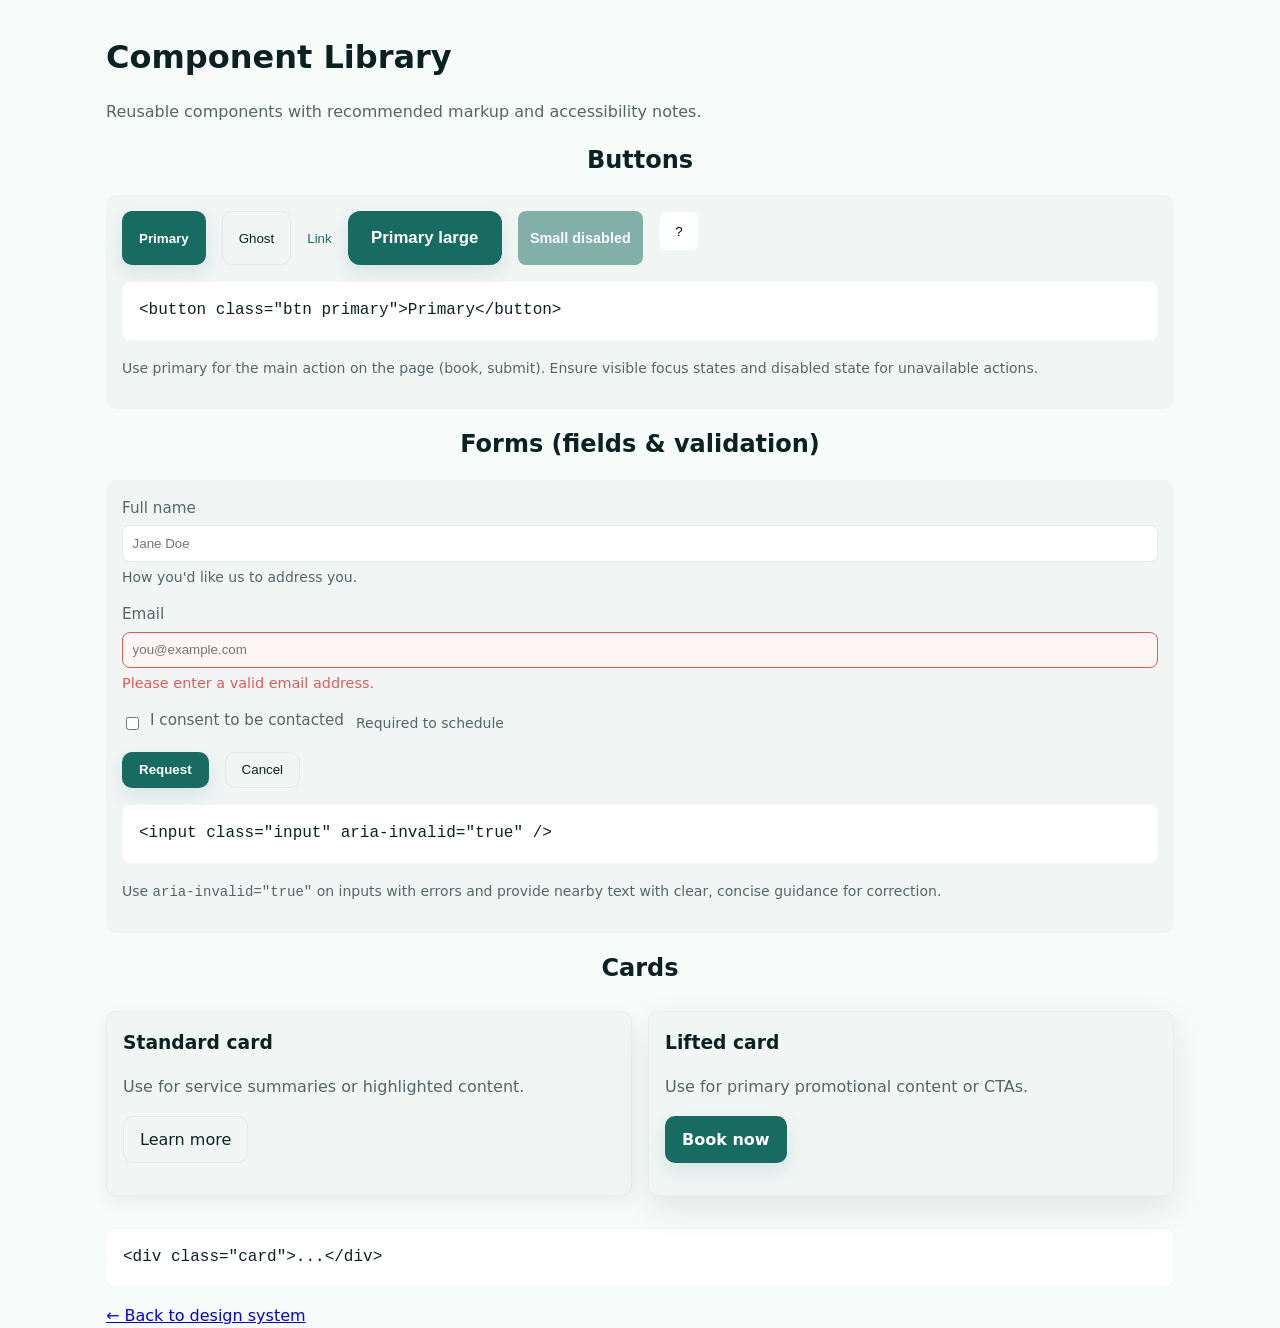
<file: components.html>
<!DOCTYPE html>
<html lang="en">
  <head>
    <meta charset="utf-8" />
    <meta name="viewport" content="width=device-width,initial-scale=1" />
    <title>Components — Careful Balance Counseling</title>
    <link rel="stylesheet" href="styles.css" />
    <style>
      main {
        max-width: 1100px;
        margin: 2rem auto;
        padding: 0 1rem;
      }
      .example {
        margin: 1rem 0;
        padding: 1rem;
        background: var(--stone);
        border-radius: 10px;
      }
      pre {
        background: #fff;
        border-radius: 8px;
        padding: 1rem;
        overflow: auto;
        border: 1px solid rgba(16, 32, 33, 0.03);
      }
      h1,
      h2 {
        margin: 0 0 0.5rem;
      }
      .grid {
        display: grid;
        grid-template-columns: repeat(1, 1fr);
        gap: 1rem;
      }
      @media (min-width: 760px) {
        .grid {
          grid-template-columns: repeat(2, 1fr);
        }
      }
    </style>
  </head>
  <body>
    <main>
      <h1>Component Library</h1>
      <p class="muted">
        Reusable components with recommended markup and accessibility notes.
      </p>

      <section aria-labelledby="buttons">
        <h2 id="buttons">Buttons</h2>
        <div class="example">
          <div class="row">
            <button class="btn primary">Primary</button>
            <button class="btn ghost">Ghost</button>
            <button class="btn link">Link</button>
            <button class="btn primary btn--lg">Primary large</button>
            <button class="btn primary btn--sm" disabled>Small disabled</button>
            <button class="icon-btn" aria-label="Help"><span>?</span></button>
          </div>
          <pre>&lt;button class="btn primary"&gt;Primary&lt;/button&gt;</pre>
          <p class="muted small">
            Use primary for the main action on the page (book, submit). Ensure
            visible focus states and disabled state for unavailable actions.
          </p>
        </div>
      </section>

      <section aria-labelledby="forms">
        <h2 id="forms">Forms (fields & validation)</h2>
        <div class="example">
          <form>
            <div class="field">
              <label for="sample-name">Full name</label>
              <input
                id="sample-name"
                class="input"
                type="text"
                placeholder="Jane Doe"
              />
              <div class="form-help">How you'd like us to address you.</div>
            </div>

            <div class="field">
              <label for="sample-email">Email</label>
              <input
                id="sample-email"
                class="input"
                type="email"
                aria-invalid="true"
                value=""
                placeholder="you@example.com"
              />
              <div class="form-error">Please enter a valid email address.</div>
            </div>

            <div class="field field--inline">
              <div class="checkbox">
                <input id="consent-demo" type="checkbox" />
                <label for="consent-demo">I consent to be contacted</label>
              </div>
              <div class="muted small">Required to schedule</div>
            </div>

            <div class="form-actions">
              <button class="btn primary" type="submit">Request</button>
              <button class="btn ghost" type="button">Cancel</button>
            </div>
          </form>
          <pre>&lt;input class="input" aria-invalid="true" /&gt;</pre>
          <p class="muted small">
            Use <code>aria-invalid="true"</code> on inputs with errors and
            provide nearby text with clear, concise guidance for correction.
          </p>
        </div>
      </section>

      <section aria-labelledby="cards">
        <h2 id="cards">Cards</h2>
        <div class="grid">
          <div class="example card">
            <h3>Standard card</h3>
            <p class="muted">
              Use for service summaries or highlighted content.
            </p>
            <p><a class="btn ghost" href="#">Learn more</a></p>
          </div>

          <div class="example card card--lift">
            <h3>Lifted card</h3>
            <p class="muted">Use for primary promotional content or CTAs.</p>
            <p><a class="btn primary" href="#">Book now</a></p>
          </div>
        </div>
        <pre>&lt;div class="card"&gt;...&lt;/div&gt;</pre>
      </section>

      <a href="design-system.html" class="back">← Back to design system</a>
    </main>
  </body>
</html>
</file>
<file: styles.css>
/* Final visual system — refined colors, typography, spacing, and accessible states */
:root {
  /* Colors */
  --bg: #f7fbfa; /* soft very light */
  --card: #ffffff;
  --text: #0c2222; /* primary text */
  --muted: #546568; /* secondary text */
  --accent: #176b60; /* primary teal (sufficient contrast for white text) */
  --accent-600: #14594f;
  --accent-soft: #bee8e0; /* soft mint */
  --stone: #f1f6f5; /* subtle surfaces */

  /* Layout */
  --max-width: 1100px;
  --container-pad: 2rem;
  --radius: 12px;
  --shadow-sm: 0 6px 18px rgba(16, 32, 33, 0.06);

  /* Typography */
  --font-sans: "Inter", system-ui, -apple-system, "Segoe UI", Roboto,
    "Helvetica Neue", Arial;
  --base-size: 16px;
  --h1-size: 1.75rem; /* 28px */
  --h2-size: 1.25rem; /* 20px */
  --lead-size: 1rem;

  /* Accessibility */
  --focus-ring: 0 0 0 4px rgba(23, 107, 96, 0.12);
}
* {
  box-sizing: border-box;
}
html,
body {
  height: 100%;
}
body {
  font-family: var(--font-sans);
  margin: 0;
  background: var(--bg);
  color: var(--text);
  line-height: 1.6;
  font-size: var(--base-size);
  -webkit-font-smoothing: antialiased;
  -moz-osx-font-smoothing: grayscale;
}
.container {
  width: 90%;
  max-width: var(--max-width);
  margin: 0 auto;
  padding: var(--container-pad) 0;
}
h2 {
  text-align: center;
}
/* Accessibility helpers */
.sr-only {
  position: absolute;
  width: 1px;
  height: 1px;
  padding: 0;
  margin: -1px;
  overflow: hidden;
  clip: rect(0, 0, 0, 0);
  white-space: nowrap;
  border: 0;
}
.skip-link {
  position: absolute;
  left: -999px;
  top: auto;
  background: #fff;
  color: var(--accent);
  padding: 0.5rem 1rem;
  border-radius: 6px;
  z-index: 999;
}
.skip-link:focus {
  left: 1rem;
  top: 1rem;
}
/* Header */
.site-header {
  background: transparent;
  position: relative; /* not sticky — header will scroll away with content */
  z-index: 50;
}

/* When the header overlays the hero image make it transparent and use accent-based tones */
.site-header.over-hero {
  position: absolute;
  left: 0;
  right: 0;
  top: 0;
  background: transparent;
  z-index: 60;
}
.site-header.over-hero .primary-nav a {
  color: var(--accent-soft);
}
.site-header.over-hero .primary-nav a.cta {
  /* make the CTA prominent over imagery */
  background: var(--accent);
  color: #fff;
  border-color: rgba(0, 0, 0, 0.06);
  box-shadow: 0 8px 20px rgba(23, 107, 96, 0.12);
}
.site-header.over-hero .site-title {
  color: var(--accent-soft);
}
.site-header.over-hero .nav-toggle {
  color: var(--accent-soft);
}

/* Scrolled / in-document header state */
.site-header.scrolled {
  background: rgba(247, 251, 250, 0.96);
  backdrop-filter: blur(6px);
  box-shadow: 0 4px 14px rgba(16, 32, 33, 0.06);
  transition: background 0.12s ease;
}

.header-inner {
  display: flex;
  align-items: center;
  justify-content: space-between;
  padding: 0.25rem 0;
}
.brand {
  display: flex;
  align-items: center;
  gap: 0.75rem;
}
.home-link {
  display: inline-block;
  border-radius: 8px;
}
.home-link:focus {
  outline: none;
  box-shadow: var(--focus-ring);
}
.brand .logo-img {
  display: block;
  max-height: 48px;
  width: auto;
  border-radius: 8px;
}
.site-title {
  margin-left: 0.5rem;
  font-weight: 600;
  color: var(--text);
  text-decoration: none;
  font-size: 1rem;
}
.site-title:focus {
  outline: none;
  box-shadow: var(--focus-ring);
}
.nav-toggle {
  background: transparent;
  border: 0;
  font-size: 1.4rem;
  color: var(--muted);
}
.primary-nav {
  display: none;
}
.primary-nav ul {
  list-style: none;
  padding: 0;
  margin: 0;
  display: flex;
  gap: 1rem;
  align-items: center;
}
.primary-nav a {
  color: var(--muted);
  text-decoration: none;
  padding: 0.35rem 0.5rem;
  border-radius: 6px;
}
.primary-nav a:focus {
  box-shadow: var(--focus-ring);
}
.primary-nav a:hover {
  color: var(--accent-600);
}
.primary-nav a.cta {
  background: var(--accent);
  color: #fff;
  padding: 0.55rem 0.85rem;
  border-radius: 8px;
  font-weight: 600;
  border: 1px solid rgba(0, 0, 0, 0.03);
}
/* Hero (image-backed) — image determines height on small screens */
.hero {
  position: relative;
  border-bottom: 1px solid #e8f6f2;
  overflow: hidden;
  background: var(--stone);
}
.hero::before {
  content: "";
  position: absolute;
  inset: 0;
  background: linear-gradient(
    180deg,
    rgba(7, 27, 25, 0.18),
    rgba(7, 27, 25, 0.03)
  );
  pointer-events: none;
}
/* keep media in flow so image sets the section height on small screens */
.hero-media {
  position: relative;
  display: block;
  width: 100%;
  z-index: 0;
}
.hero-img {
  width: 100%;
  /* taller, responsive image: caps at a max but uses viewport height on small/medium screens */
  height: auto;
  object-fit: cover;
  object-position: center;
  display: block;
}
/* content stacks below the image on small screens for readability */
.hero-content {
  position: static;
  z-index: 2;
  padding: 1.25rem 0;
  max-width: var(--max-width);
  margin: 0 auto;
}
.hero h1 {
  font-size: var(--h1-size);
  line-height: 1.05;
  margin: 0;
  color: var(--text);
  font-weight: 700;
}
.lead {
  color: var(--muted);
  font-size: var(--lead-size);
  margin: 0 0 1rem;
}
.hero-actions {
  display: flex;
  gap: 0.75rem;
  flex-wrap: wrap;
}
.hero .privacy-note {
  color: var(--muted);
}
.hero .btn.ghost {
  background: transparent;
  color: var(--text);
  border-color: rgba(16, 32, 33, 0.06);
}

/* Overlay layout on wider screens: center content vertically */
@media (min-width: 700px) {
  .hero {
    min-height: 640px;
  }
  .hero-content {
    position: absolute;
    left: var(--container-pad);
    right: var(--container-pad);
    top: 50%;
    transform: translateY(-50%);
    padding: 0;
    max-width: 640px;
  }
  .hero h1 {
    color: #fff;
    text-shadow: 0 6px 22px rgba(3, 12, 12, 0.28);
  }
  .lead {
    color: rgba(255, 255, 255, 0.92);
  }
  .hero .privacy-note {
    color: rgba(255, 255, 255, 0.9);
  }
  .hero .btn.ghost {
    background: rgba(255, 255, 255, 0.06);
    color: #fff;
    border-color: rgba(255, 255, 255, 0.12);
  }
}

/* Team grid */
.team-grid {
  display: grid;
  grid-template-columns: repeat(1, 1fr);
  gap: 1rem;
  margin-top: 1rem;
}
.team-card img {
  width: 100%;
  height: 220px;
  object-fit: cover;
  border-radius: 8px;
  margin-bottom: 0.6rem;
}
.team-card h3 {
  margin: 0.35rem 0;
}

/* About split layout: image + copy */
.about-split {
  display: block;
  gap: 1rem;
}
.about-media img {
  width: 100%;
  height: 100%;
  max-height: 480px;
  object-fit: cover;
  border-radius: 12px;
  box-shadow: var(--shadow-sm);
}
.about-copy h2 {
  margin-top: 0;
}
.about-copy p {
  margin-bottom: 0.85rem;
  color: var(--muted);
}
@media (min-width: 700px) {
  .team-grid {
    grid-template-columns: repeat(3, 1fr);
  }
  .about-split {
    display: grid;
    grid-template-columns: 1fr 1.5fr; /* image : copy (approx 2:3) */
    gap: 2rem;
    align-items: center;
  }
  .about-media {
    max-width: 520px;
  }
  .about-copy {
    padding-left: 0.5rem;
  }

  /* Mission rows — simplified, text-only rows */
  .mission-row {
    display: block;
    gap: 1.25rem;
    margin-top: 1.5rem;
  }
  .mission-text {
    max-width: 840px;
    color: var(--muted);
  }
  .mission-text h3 {
    margin-top: 0;
    color: var(--text);
    font-weight: 600;
    font-size: 1.1rem;
  }
  .mission-text h3 {
    margin-top: 0;
    color: var(--text);
    font-weight: 600;
    font-size: 1.1rem;
  }
}

/* Small screens: stacked rows */
.mission-grid {
  display: grid;
  gap: 1rem;
  margin-top: 1.25rem;
}
.mission-row {
  display: block;
}
.mission-media img {
  width: 100%;
  height: 280px;
  object-fit: cover;
  border-radius: 10px;
}
.mission-text h3 {
  margin: 0.5rem 0 0.25rem;
}
.mission-text p {
  color: var(--muted);
}
@media (min-width: 700px) {
  .mission-grid {
    grid-template-columns: repeat(2, 1fr);
  }
}

/* Resources */
.resources-header {
  text-align: center;
  max-width: 640px;
  margin: 0 auto 1.75rem;
}
.resources-header h2 {
  margin: 0 0 0.4rem;
}
.resources-header .muted {
  margin: 0;
}

.resource-tag {
  display: inline-block;
  background: rgba(23, 107, 96, 0.92);
  color: #fff;
  font-size: 0.75rem;
  font-weight: 600;
  letter-spacing: 0.02em;
  text-transform: uppercase;
  padding: 0.3rem 0.6rem;
  border-radius: 999px;
}
.resource-cta {
  display: inline-flex;
  align-items: center;
  gap: 0.3rem;
  color: var(--accent);
  font-weight: 600;
  font-size: 0.95rem;
  margin-top: auto;
  transition: gap 0.15s ease;
}

/* Featured resource */
.resource-featured {
  background: var(--card);
  border-radius: 16px;
  border: 1px solid rgba(16, 32, 33, 0.04);
  box-shadow: var(--shadow-sm);
  overflow: hidden;
  margin-bottom: 1.5rem;
  transition: transform 0.18s ease, box-shadow 0.18s ease;
}
.resource-featured:hover {
  transform: translateY(-3px);
  box-shadow: 0 14px 36px rgba(16, 32, 33, 0.1);
}
.resource-featured__link {
  display: grid;
  grid-template-columns: 1fr;
  text-decoration: none;
  color: inherit;
}
.resource-featured__media {
  position: relative;
  overflow: hidden;
  aspect-ratio: 16 / 9;
}
.resource-featured__media img {
  width: 100%;
  height: 100%;
  object-fit: cover;
  display: block;
  transition: transform 0.4s ease;
}
.resource-featured:hover .resource-featured__media img {
  transform: scale(1.04);
}
.resource-featured__body {
  padding: 1.5rem;
  display: flex;
  flex-direction: column;
  gap: 0.6rem;
}
.resource-featured__body h3 {
  margin: 0;
  font-size: 1.4rem;
  color: var(--text);
  line-height: 1.25;
}
.resource-featured__body p {
  margin: 0;
  color: var(--muted);
}
.resource-featured:hover .resource-cta {
  gap: 0.55rem;
}

/* Resource grid */
.resource-grid {
  display: grid;
  grid-template-columns: 1fr;
  gap: 1.25rem;
}
.resource-card {
  background: var(--card);
  border-radius: 14px;
  border: 1px solid rgba(16, 32, 33, 0.04);
  box-shadow: var(--shadow-sm);
  overflow: hidden;
  transition: transform 0.16s ease, box-shadow 0.16s ease;
  display: flex;
}
.resource-card:hover {
  transform: translateY(-4px);
  box-shadow: 0 12px 28px rgba(16, 32, 33, 0.09);
}
.resource-card__link {
  display: flex;
  flex-direction: column;
  text-decoration: none;
  color: inherit;
  width: 100%;
}
.resource-card__media {
  position: relative;
  overflow: hidden;
  aspect-ratio: 4 / 3;
}
.resource-card__media img {
  width: 100%;
  height: 100%;
  object-fit: cover;
  display: block;
  margin: 0;
  border-radius: 0;
  transition: transform 0.4s ease;
}
.resource-card:hover .resource-card__media img {
  transform: scale(1.05);
}
.resource-card__media .resource-tag {
  position: absolute;
  top: 0.75rem;
  left: 0.75rem;
}
.resource-card__body {
  padding: 1.1rem 1.1rem 1.25rem;
  display: flex;
  flex-direction: column;
  gap: 0.4rem;
  flex: 1;
}
.resource-card__body h3 {
  margin: 0;
  font-size: 1.05rem;
  color: var(--text);
  line-height: 1.3;
}
.resource-card__body p {
  margin: 0;
  color: var(--muted);
  font-size: 0.92rem;
}
.resource-card:hover .resource-cta {
  gap: 0.55rem;
}
.resource-card__link:focus-visible,
.resource-featured__link:focus-visible {
  outline: none;
  box-shadow: var(--focus-ring);
  border-radius: 12px;
}

@media (min-width: 700px) {
  .resource-grid {
    grid-template-columns: repeat(2, 1fr);
  }
  .resource-featured__link {
    grid-template-columns: 1.1fr 1fr;
  }
  .resource-featured__media {
    aspect-ratio: auto;
    height: 100%;
  }
  .resource-featured__body {
    padding: 2rem 2.25rem;
    justify-content: center;
  }
  .resource-featured__body h3 {
    font-size: 1.6rem;
  }
}
@media (min-width: 1024px) {
  .resource-grid {
    grid-template-columns: repeat(3, 1fr);
  }
}
/* Components — buttons, cards, forms */
/* Buttons */
.btn {
  display: inline-flex;
  align-items: center;
  gap: 0.5rem;
  padding: 0.6rem 1rem;
  border-radius: 10px;
  text-decoration: none;
  border: 1px solid transparent;
  cursor: pointer;
  transition: transform 0.12s ease, box-shadow 0.12s ease;
}
.btn:focus {
  outline: none;
  box-shadow: var(--focus-ring);
}
.btn.primary {
  background: var(--accent);
  color: #fff;
  box-shadow: 0 8px 20px rgba(23, 107, 96, 0.12);
  font-weight: 600;
}
.btn.primary:hover {
  transform: translateY(-2px);
  background: var(--accent-600);
}
.btn.ghost {
  background: transparent;
  border: 1px solid rgba(16, 32, 33, 0.06);
  color: var(--text);
}
.btn.link {
  background: transparent;
  border: 0;
  color: var(--accent);
  padding: 0;
}
.btn[disabled],
.btn:disabled {
  opacity: 0.5;
  cursor: not-allowed;
  transform: none;
  box-shadow: none;
}
/* Button sizes */
.btn--sm {
  padding: 0.4rem 0.7rem;
  font-size: 0.9rem;
  border-radius: 8px;
}
.btn--lg {
  padding: 0.9rem 1.2rem;
  font-size: 1.05rem;
  border-radius: 12px;
}
/* Icon button */
.icon-btn {
  display: inline-grid;
  place-items: center;
  width: 40px;
  height: 40px;
  border-radius: 8px;
  border: 1px solid rgba(16, 32, 33, 0.04);
  background: var(--card);
}
.icon-btn:focus {
  box-shadow: var(--focus-ring);
}

/* Cards */
.card {
  background: var(--card);
  border-radius: 12px;
  padding: 1rem;
  border: 1px solid rgba(16, 32, 33, 0.03);
  box-shadow: var(--shadow-sm);
}
.card--flat {
  box-shadow: none;
  border: 1px solid rgba(16, 32, 33, 0.04);
}
.card--outline {
  background: transparent;
  border: 1px dashed rgba(16, 32, 33, 0.06);
}
.card--lift {
  box-shadow: 0 12px 36px rgba(16, 32, 33, 0.09);
}
.card h3 {
  margin: 0 0 0.5rem;
}

/* Forms */
.field {
  display: block;
  margin-bottom: 0.85rem;
}
.field label {
  display: block;
  font-size: 0.95rem;
  margin-bottom: 0.35rem;
  color: var(--muted);
}
.input,
textarea,
select {
  width: 100%;
  padding: 0.6rem;
  border-radius: 8px;
  border: 1px solid #e1eeea;
  background: #fff;
  transition: border-color 0.12s ease, box-shadow 0.12s ease;
}
.input:focus,
textarea:focus,
select:focus {
  outline: none;
  border-color: var(--accent);
  box-shadow: var(--focus-ring);
}
.input[aria-invalid="true"] {
  border-color: #e05a5a;
  background: #fff5f5;
}
.form-help {
  font-size: 0.875rem;
  color: var(--muted);
  margin-top: 0.25rem;
}
.form-error {
  color: #e05a5a;
  font-size: 0.9rem;
  margin-top: 0.25rem;
}
.form-success {
  color: #176b60;
  font-size: 0.9rem;
  margin-top: 0.25rem;
}
.field--inline {
  display: flex;
  gap: 0.75rem;
  align-items: center;
}
.checkbox,
.radio {
  display: flex;
  gap: 0.5rem;
  align-items: center;
}

/* Small utility */
.row {
  display: flex;
  gap: 1rem;
  flex-wrap: wrap;
}
.center {
  display: flex;
  align-items: center;
  justify-content: center;
}

/* Reduce motion */
@media (prefers-reduced-motion: reduce) {
  .btn {
    transition: none;
  }
  .service-card {
    transition: none;
  }
}

/* Additional responsive tweaks */
@media (min-width: 1024px) {
  .btn--lg {
    padding: 1rem 1.4rem;
  }
}

.privacy-note {
  font-size: 0.875rem;
  color: var(--muted);
  margin-top: 0.75rem;
}
/* Services */
.services {
  position: relative;
  isolation: isolate;
  overflow: hidden;
}
.services-bg {
  position: absolute;
  inset: 0;
  z-index: -1;
  background-image: linear-gradient(rgba(16, 32, 33, 0.55), rgba(16, 32, 33, 0.65)),
    url("assets/IMG-20251118-WA0005.jpg");
  background-size: cover;
  background-position: center;
  background-repeat: no-repeat;
}
.services h2 {
  margin-top: 0;
  font-size: var(--h2-size);
  font-weight: 600;
  color: #fff;
  text-shadow: 0 2px 8px rgba(0, 0, 0, 0.5);
}
.services .muted {
    color: rgba(255,255,255,0.9);
    text-shadow: 0 1px 4px rgba(0,0,0,0.4);
}
.service-grid {
  display: grid;
  grid-template-columns: repeat(1, 1fr);
  gap: 1rem;
  padding: 0;
  list-style: none;
}
.service-card {
  background: var(--card);
  padding: 1.1rem;
  border-radius: 12px;
  box-shadow: var(--shadow-sm);
  border: 1px solid rgba(16, 32, 33, 0.03);
  transition: transform 0.16s ease, box-shadow 0.16s ease;
}
.service-card:hover {
  transform: translateY(-6px);
  box-shadow: 0 10px 28px rgba(16, 32, 33, 0.08);
}
.service-card h3 {
  margin: 0.5rem 0;
}
.icon {
  font-size: 1.6rem;
}
/* Trust band */
.trust-band {
  background: var(--stone);
  padding: 3rem 0;
  border-top: 1px solid #eef7f4;
  border-bottom: 1px solid #eef7f4;
}
.trust-header {
  text-align: center;
  max-width: 640px;
  margin: 0 auto 2rem;
}
.trust-header h2 {
  margin: 0 0 0.4rem;
}
.trust-header .muted {
  margin: 0;
}
.trust-layout {
  display: grid;
  grid-template-columns: 1fr;
  gap: 1.5rem;
  align-items: start;
}
.trust-grid {
  display: grid;
  grid-template-columns: 1fr;
  gap: 1rem;
}
.trust-gallery {
  display: grid;
  grid-template-columns: 1fr;
  gap: 0.85rem;
}
.trust-gallery__item {
  margin: 0;
  border-radius: 14px;
  overflow: hidden;
  box-shadow: var(--shadow-sm);
  aspect-ratio: 4 / 5;
}
.trust-gallery__item img {
  width: 100%;
  height: 100%;
  object-fit: cover;
  display: block;
}
.trust-feature {
  background: var(--card);
  border-radius: 14px;
  border: 1px solid rgba(16, 32, 33, 0.04);
  box-shadow: var(--shadow-sm);
  padding: 1.5rem 1.25rem;
  display: flex;
  flex-direction: column;
  gap: 0.5rem;
  transition: transform 0.16s ease, box-shadow 0.16s ease, border-color 0.16s ease;
}
.trust-feature:hover {
  transform: translateY(-4px);
  box-shadow: 0 12px 28px rgba(16, 32, 33, 0.09);
  border-color: rgba(23, 107, 96, 0.18);
}
.trust-feature__icon {
  display: inline-grid;
  place-items: center;
  width: 44px;
  height: 44px;
  border-radius: 12px;
  background: var(--accent-soft);
  color: var(--accent-600);
  font-size: 1.25rem;
  font-weight: 700;
  margin-bottom: 0.25rem;
}
.trust-feature h3 {
  margin: 0;
  font-size: 1.05rem;
  color: var(--text);
  line-height: 1.3;
}
.trust-feature p {
  margin: 0;
  color: var(--muted);
  font-size: 0.93rem;
  line-height: 1.55;
}

.trust-cta {
  margin-top: 2rem;
  background: var(--card);
  border-radius: 14px;
  border: 1px solid rgba(16, 32, 33, 0.04);
  box-shadow: var(--shadow-sm);
  padding: 1.5rem;
  display: flex;
  flex-direction: column;
  align-items: center;
  gap: 1rem;
  text-align: center;
  grid-column: 1 / -1;
}
.trust-cta p {
  margin: 0;
  color: var(--muted);
  max-width: 540px;
}

@media (min-width: 700px) {
  .trust-grid {
    grid-template-columns: repeat(2, 1fr);
    gap: 1.25rem;
  }
  .trust-cta {
    flex-direction: row;
    justify-content: space-between;
    text-align: left;
    padding: 1.5rem 2rem;
  }
  .trust-cta .btn {
    flex-shrink: 0;
  }
}
@media (min-width: 1024px) {
  .trust-layout {
    grid-template-columns: 2fr 1fr;
    gap: 2rem;
  }
  .trust-grid {
    grid-template-columns: repeat(2, 1fr);
  }
  .trust-gallery {
    grid-template-columns: 1fr;
    gap: 1rem;
  }
  .trust-gallery__item {
    aspect-ratio: 4 / 5;
  }
  .trust-gallery__item--tall {
    aspect-ratio: 3 / 4;
  }
}
/* How it works */
.how-works .steps {
  display: grid;
  gap: 1rem;
}
.steps li {
  background: var(--card);
  border-radius: 10px;
  padding: 1rem;
  border: 1px solid rgba(16, 32, 33, 0.03);
}
.steps h3 {
  font-size: 1rem;
  margin: 0.25rem 0;
}
/* Testimonials */
.testimonials-header {
  text-align: center;
  max-width: 640px;
  margin: 0 auto 1.75rem;
}
.testimonials-header h2 {
  margin: 0 0 0.4rem;
}
.testimonials-header .muted {
  margin: 0;
}
.testimonial-grid {
  display: grid;
  grid-template-columns: 1fr;
  gap: 1.25rem;
}

.testimonial-card {
  position: relative;
  background: var(--card);
  border-radius: 14px;
  border: 1px solid rgba(16, 32, 33, 0.04);
  box-shadow: var(--shadow-sm);
  padding: 2.25rem 1.5rem 1.5rem;
  margin: 0;
  display: flex;
  flex-direction: column;
  gap: 1rem;
  transition: transform 0.16s ease, box-shadow 0.16s ease;
}
.testimonial-card:hover {
  transform: translateY(-4px);
  box-shadow: 0 12px 28px rgba(16, 32, 33, 0.09);
}
.testimonial-quote {
  position: absolute;
  top: -0.25rem;
  left: 1rem;
  font-family: Georgia, "Times New Roman", serif;
  font-size: 4.5rem;
  line-height: 1;
  color: var(--accent-soft);
  font-weight: 700;
  pointer-events: none;
}
.testimonial-card blockquote {
  margin: 0;
  padding: 0;
  background: transparent;
  border: 0;
}
.testimonial-card blockquote p {
  margin: 0;
  color: var(--text);
  font-size: 1.05rem;
  line-height: 1.55;
  font-style: italic;
}
.testimonial-card figcaption {
  display: flex;
  align-items: center;
  gap: 0.7rem;
  padding-top: 0.85rem;
  border-top: 1px solid rgba(16, 32, 33, 0.06);
  margin-top: auto;
}
.testimonial-avatar {
  display: inline-grid;
  place-items: center;
  width: 38px;
  height: 38px;
  border-radius: 50%;
  background: var(--accent-soft);
  color: var(--accent-600);
  font-weight: 700;
  font-size: 1rem;
  flex-shrink: 0;
}
.testimonial-meta {
  display: flex;
  flex-direction: column;
  line-height: 1.25;
}
.testimonial-meta strong {
  color: var(--text);
  font-size: 0.95rem;
}

/* Stats card */
.stats-card {
  background: linear-gradient(160deg, var(--accent) 0%, var(--accent-600) 100%);
  border: 0;
  border-radius: 14px;
  padding: 1.75rem 1.5rem;
  color: #fff;
  display: flex;
  flex-direction: column;
  gap: 1.25rem;
  position: relative;
  overflow: hidden;
  box-shadow: var(--shadow-sm);
}
.stats-card__title {
  position: relative;
  z-index: 1;
  margin: 0;
  font-size: 0.85rem;
  font-weight: 600;
  letter-spacing: 0.08em;
  text-transform: uppercase;
  color: rgba(255, 255, 255, 0.85);
  text-align: center;
}
.stats-grid {
  position: relative;
  z-index: 1;
  display: grid;
  grid-template-columns: repeat(3, 1fr);
  gap: 0.75rem;
}
.dome-fill {
  position: absolute;
  bottom: 0;
  left: 0;
  right: 0;
  background: rgba(255, 255, 255, 0.1);
  opacity: 1;
  height: 0%;
  border-radius: 100% 100% 0 0;
  transition: height 2s ease-out;
  z-index: 0;
}
.stat-item {
  text-align: center;
}
.stat-number {
  font-size: 1.85rem;
  font-weight: 700;
  margin: 0;
  color: #fff;
  letter-spacing: -0.01em;
}
.stat-label {
  margin: 0.15rem 0 0;
  color: rgba(255, 255, 255, 0.85);
  font-size: 0.8rem;
}

@media (min-width: 700px) {
  .testimonial-grid {
    grid-template-columns: repeat(2, 1fr);
  }
}
@media (min-width: 1024px) {
  .testimonial-grid {
    grid-template-columns: repeat(3, 1fr);
  }
}
/* Booking form */
.booking {
  scroll-margin-top: 1rem;
}
.booking-split {
  display: grid;
  grid-template-columns: 1fr;
  gap: 1.5rem;
  background: var(--card);
  border-radius: 16px;
  border: 1px solid rgba(16, 32, 33, 0.04);
  box-shadow: var(--shadow-sm);
  overflow: hidden;
}
.booking-intro {
  background: linear-gradient(160deg, var(--accent) 0%, var(--accent-600) 100%);
  color: #fff;
  padding: 2rem 1.5rem;
}
.booking-intro h2 {
  text-align: left;
  margin: 0 0 0.5rem;
  color: #fff;
  font-size: 1.5rem;
}
.booking-intro .lead {
  color: rgba(255, 255, 255, 0.92);
  margin-bottom: 1.25rem;
}
.booking-points {
  list-style: none;
  padding: 0;
  margin: 0 0 1.25rem;
  display: grid;
  gap: 0.6rem;
}
.booking-points li {
  display: flex;
  align-items: flex-start;
  gap: 0.6rem;
  color: rgba(255, 255, 255, 0.95);
  font-size: 0.95rem;
}
.booking-point-icon {
  display: inline-grid;
  place-items: center;
  width: 22px;
  height: 22px;
  border-radius: 50%;
  background: rgba(255, 255, 255, 0.18);
  color: #fff;
  font-size: 0.8rem;
  flex-shrink: 0;
  margin-top: 2px;
}
.booking-help {
  color: rgba(255, 255, 255, 0.85);
  margin: 0;
}
.booking-help a {
  color: #fff;
  text-decoration: underline;
  font-weight: 600;
}
.booking-form {
  padding: 1.75rem 1.5rem;
  background: var(--card);
}
.booking-form .form-group {
  border: 0;
  padding: 0;
  margin: 0 0 1.25rem;
}
.booking-form legend {
  font-weight: 600;
  color: var(--text);
  font-size: 0.95rem;
  margin-bottom: 0.6rem;
  padding: 0;
}
.form-grid {
  display: grid;
  grid-template-columns: 1fr;
  gap: 0.85rem;
}
.form-row {
  margin-bottom: 0;
}
.form-row label {
  display: block;
  margin-bottom: 0.35rem;
  color: var(--muted);
  font-size: 0.9rem;
  font-weight: 500;
}
.form-row input,
.form-row select {
  width: 100%;
  padding: 0.65rem 0.75rem;
  border-radius: 8px;
  border: 1px solid #e1eeea;
  background: #fff;
  font-family: inherit;
  font-size: 1rem;
  transition: border-color 0.12s ease, box-shadow 0.12s ease;
}
.form-row input:focus,
.form-row select:focus {
  outline: none;
  border-color: var(--accent);
  box-shadow: var(--focus-ring);
}
.form-row--consent {
  margin: 0.5rem 0 1rem;
  padding: 0.75rem;
  background: var(--stone);
  border-radius: 8px;
}
.form-row--consent .checkbox {
  display: flex;
  align-items: flex-start;
  gap: 0.6rem;
  color: var(--muted);
  font-size: 0.9rem;
  cursor: pointer;
}
.form-row--consent input {
  margin-top: 3px;
}
.form-actions {
  display: flex;
  align-items: center;
  gap: 1rem;
  flex-wrap: wrap;
  margin: 0;
}

@media (min-width: 700px) {
  .form-grid {
    grid-template-columns: 1fr 1fr;
  }
  .form-row--full {
    grid-column: 1 / -1;
  }
}
@media (min-width: 900px) {
  .booking-split {
    grid-template-columns: 5fr 7fr;
  }
  .booking-intro {
    padding: 2.5rem 2rem;
  }
  .booking-form {
    padding: 2.5rem 2rem;
  }
}
/* Misc */
.muted {
  color: var(--muted);
}
.small {
  font-size: 0.875rem;
}
/* Footer */
.site-footer {
  background: linear-gradient(180deg, var(--accent) 0%, var(--accent-600) 100%);
  color: rgba(255, 255, 255, 0.92);
  padding: 3.5rem 0 1.5rem;
  margin-top: 2rem;
}
.site-footer a {
  color: #fff;
  text-decoration: none;
  transition: opacity 0.15s ease;
}
.site-footer a:hover {
  opacity: 0.85;
  text-decoration: underline;
}
.footer-top {
  display: grid;
  grid-template-columns: 1fr;
  gap: 2.5rem;
  padding-bottom: 2.25rem;
  border-bottom: 1px solid rgba(255, 255, 255, 0.14);
}
.footer-brand {
  max-width: 360px;
}
.footer-brand__row {
  display: flex;
  align-items: center;
  gap: 0.7rem;
  margin-bottom: 0.85rem;
}
.footer-logo {
  width: 44px;
  height: 44px;
  border-radius: 10px;
  object-fit: cover;
  display: block;
}
.footer-brand__name {
  font-weight: 700;
  font-size: 1.05rem;
  color: #fff;
  line-height: 1.2;
}
.footer-tagline {
  color: rgba(255, 255, 255, 0.85);
  font-size: 0.95rem;
  margin: 0 0 1.1rem;
  line-height: 1.55;
}
.site-footer .btn.primary {
  background: #fff;
  color: var(--accent);
  box-shadow: 0 6px 16px rgba(0, 0, 0, 0.18);
}
.site-footer .btn.primary:hover {
  background: var(--accent-soft);
  color: var(--accent-600);
}
.footer-grid {
  display: grid;
  grid-template-columns: 1fr;
  gap: 2rem;
}
.footer-col h3 {
  margin: 0 0 0.85rem;
  color: #fff;
  font-size: 0.85rem;
  font-weight: 600;
  letter-spacing: 0.08em;
  text-transform: uppercase;
}
.footer-col ul {
  list-style: none;
  padding: 0;
  margin: 0;
}
.footer-links li {
  margin-bottom: 0.5rem;
}
.footer-links a {
  font-size: 0.95rem;
  color: rgba(255, 255, 255, 0.88);
}
.footer-contact {
  display: grid;
  gap: 0.7rem;
}
.footer-contact li {
  display: flex;
  align-items: flex-start;
  gap: 0.65rem;
  font-size: 0.95rem;
  word-break: break-word;
}
.footer-contact__icon {
  display: inline-grid;
  place-items: center;
  width: 28px;
  height: 28px;
  border-radius: 50%;
  background: rgba(255, 255, 255, 0.16);
  color: #fff;
  font-size: 0.9rem;
  flex-shrink: 0;
}
.footer-pay {
  display: grid;
  gap: 0.5rem;
}
.footer-pay li {
  display: flex;
  justify-content: space-between;
  gap: 1rem;
  align-items: center;
  background: rgba(255, 255, 255, 0.08);
  border: 1px solid rgba(255, 255, 255, 0.12);
  border-radius: 8px;
  padding: 0.55rem 0.8rem;
  font-size: 0.9rem;
}
.footer-pay span {
  color: rgba(255, 255, 255, 0.78);
  text-transform: uppercase;
  letter-spacing: 0.04em;
  font-size: 0.75rem;
}
.footer-pay strong {
  color: #fff;
  font-weight: 700;
  letter-spacing: 0.02em;
}

.footer-bottom {
  display: flex;
  flex-direction: column;
  gap: 0.4rem;
  align-items: center;
  text-align: center;
  padding-top: 1.5rem;
  font-size: 0.85rem;
  color: rgba(255, 255, 255, 0.72);
}
.footer-copy,
.footer-meta {
  margin: 0;
}

@media (min-width: 700px) {
  .footer-grid {
    grid-template-columns: repeat(3, 1fr);
    gap: 2rem;
  }
}
@media (min-width: 1024px) {
  .footer-top {
    grid-template-columns: 1.1fr 2fr;
    gap: 4rem;
    align-items: start;
  }
  .footer-bottom {
    flex-direction: row;
    justify-content: space-between;
    text-align: left;
  }
}
/* Accordion */
.accordion .accordion-toggle {
  display: block;
  width: 100%;
  text-align: left;
  padding: 1rem;
  background: var(--card);
  border-radius: 10px;
  border: 1px solid rgba(16, 32, 33, 0.03);
  margin-bottom: 0.6rem;
}
.accordion .accordion-toggle[aria-expanded="true"] {
  box-shadow: var(--shadow-sm);
}
.accordion .accordion-panel {
  padding: 0.75rem 1rem;
  margin-bottom: 0.5rem;
  background: #fbfffd;
  border-radius: 8px;
}
/* Focus & accessibility */
:focus {
  outline: none;
}
:focus-visible {
  box-shadow: var(--focus-ring);
}
/* Motion prefs */
@media (prefers-reduced-motion: reduce) {
  .btn,
  .service-card {
    transition: none;
  }
}
/* Responsiveness */
@media (min-width: 700px) {
  .service-grid {
    grid-template-columns: repeat(2, 1fr);
  }
  .hero .container {
    align-items: flex-start;
  }
}
@media (min-width: 1024px) {
  .hero h1 {
    font-size: 2.5rem;
  }
  .service-grid {
    grid-template-columns: repeat(3, 1fr);
  }
  .primary-nav {
    display: block;
  }
  .nav-toggle {
    display: none;
  }
  .container {
    padding: 3rem 0;
  }
}
</file>
